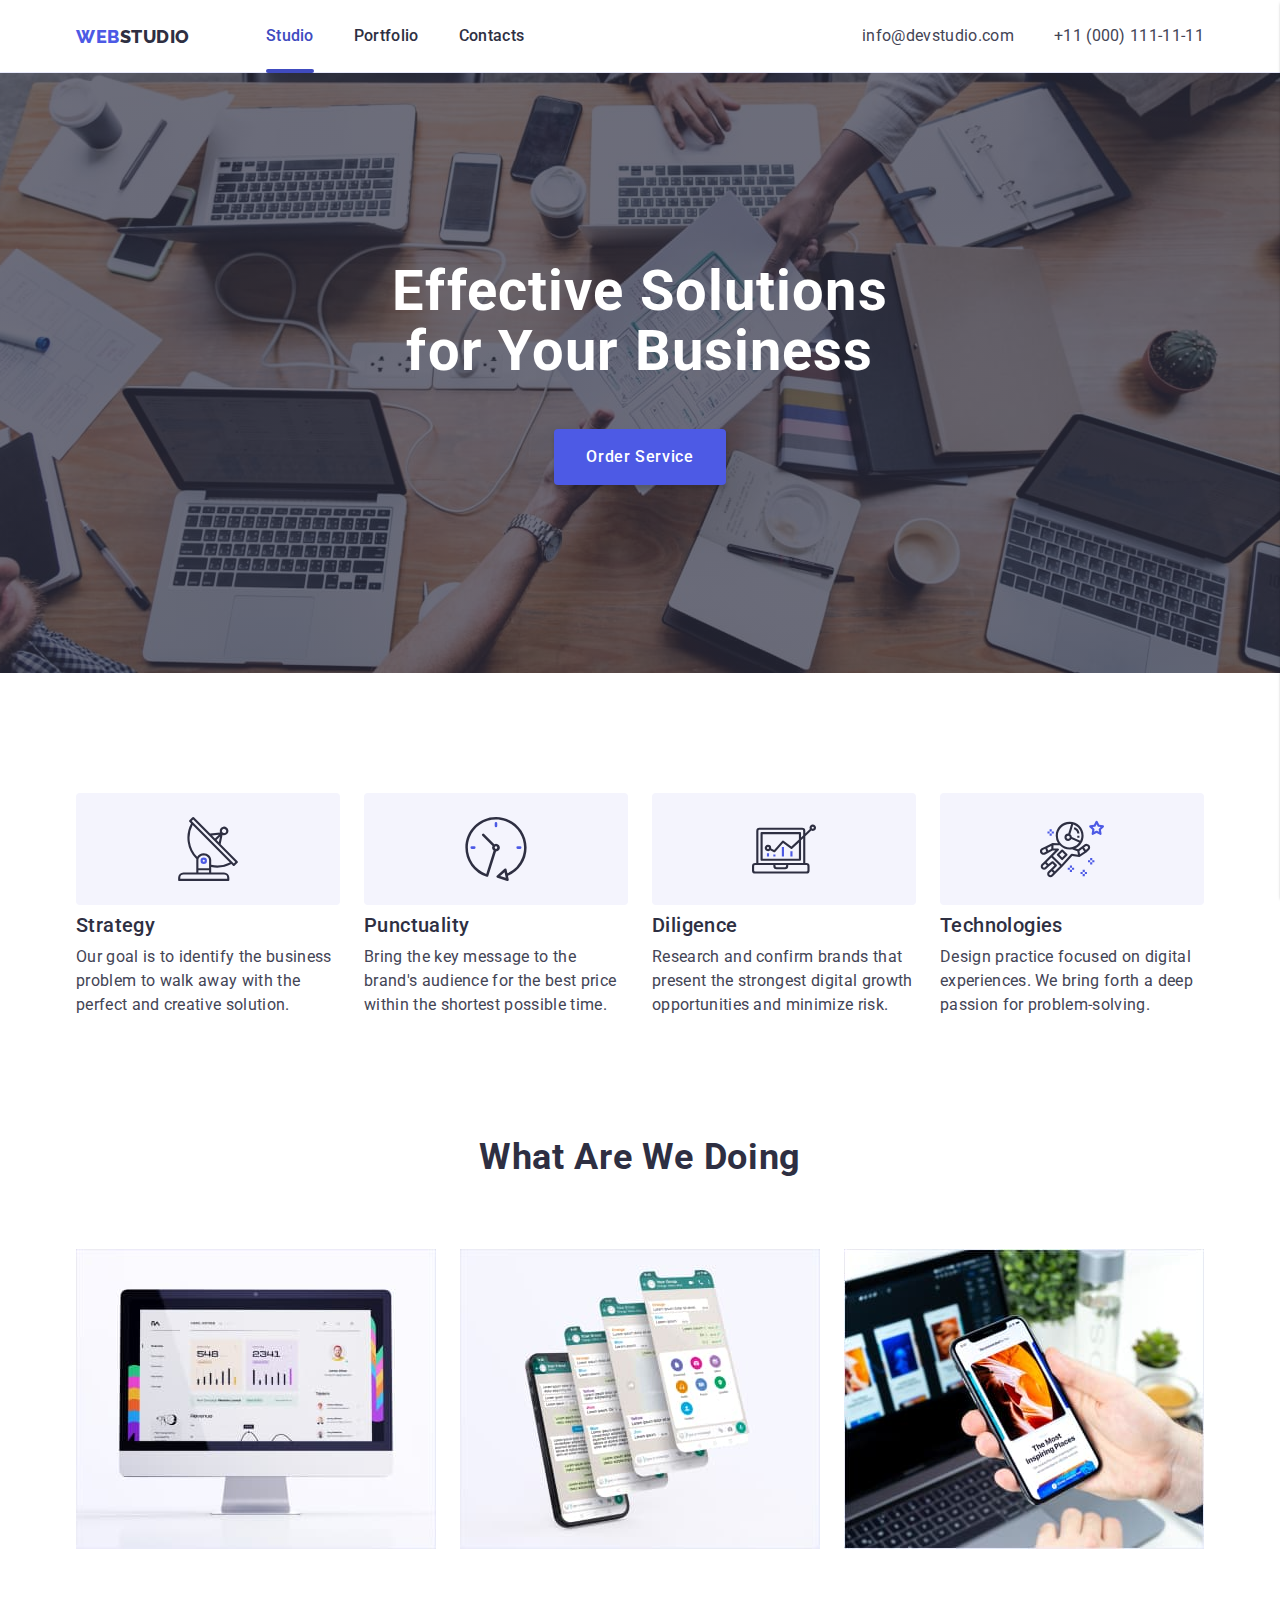
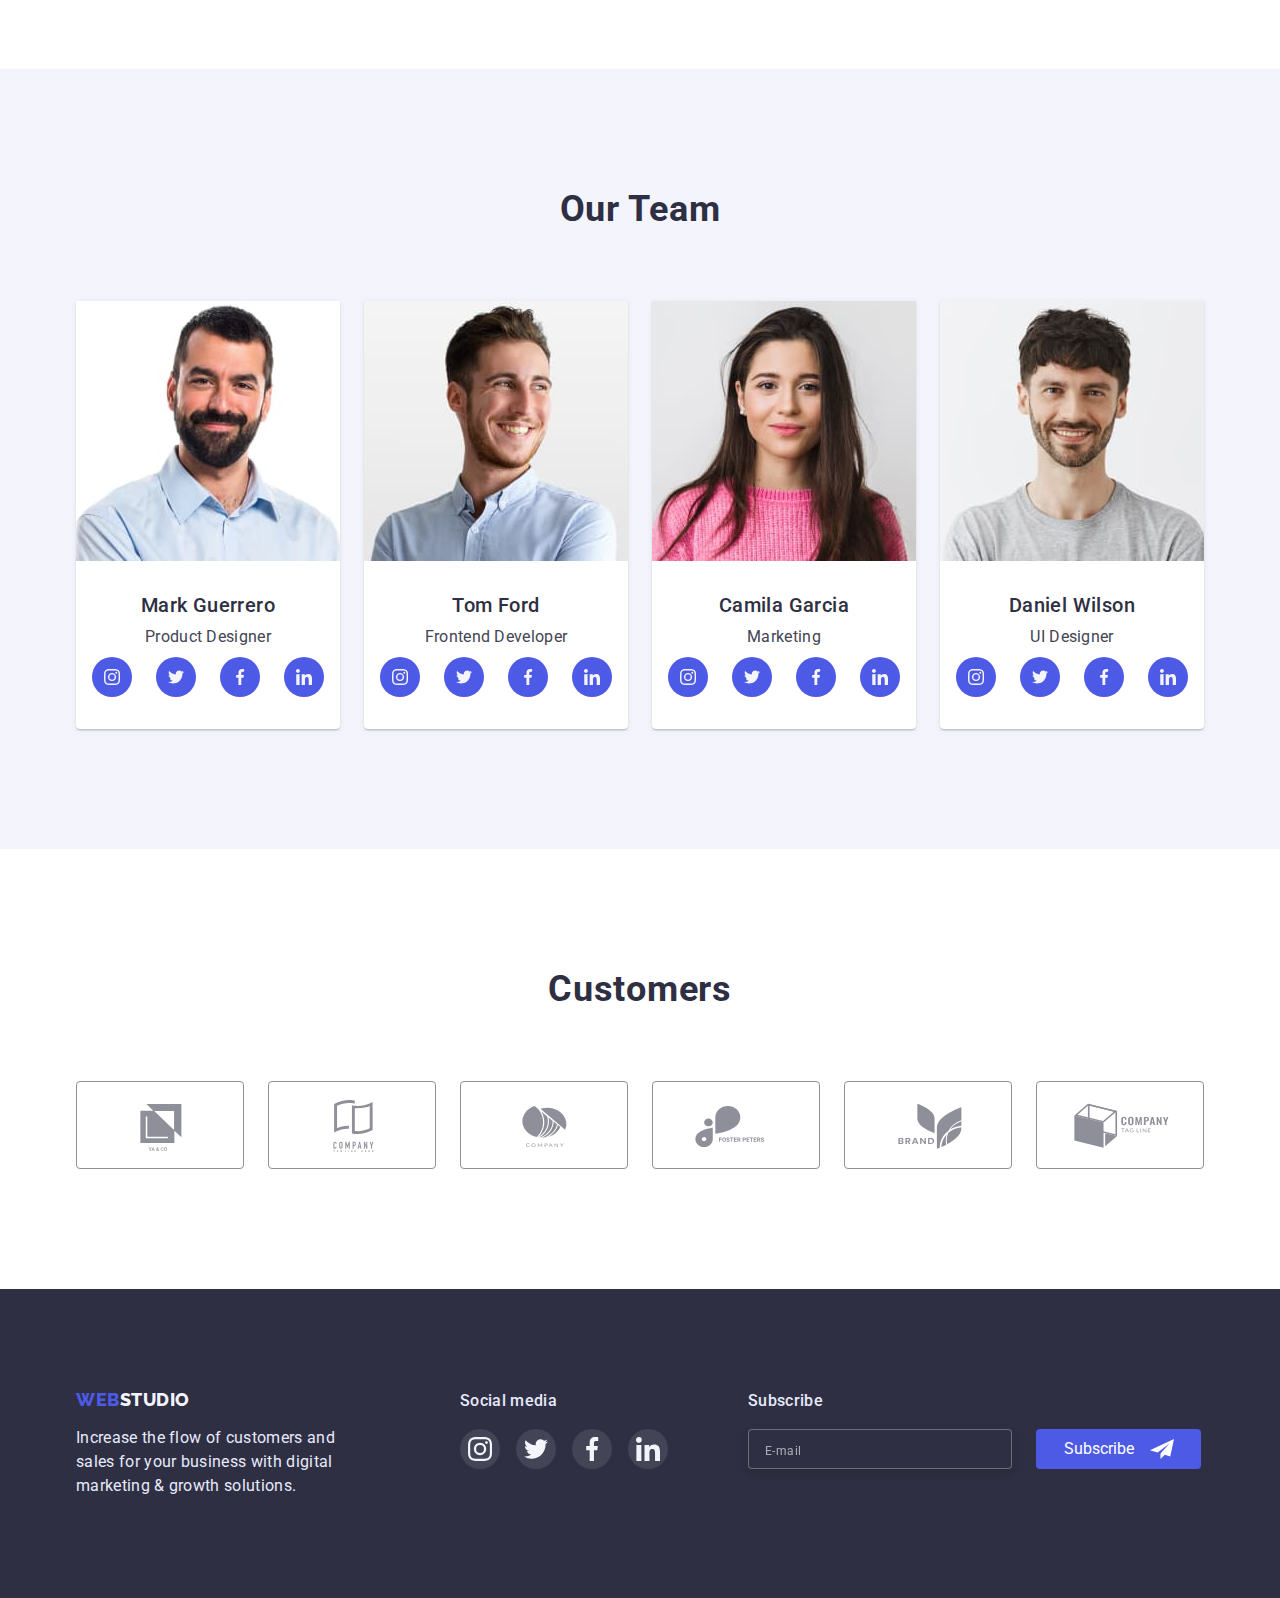
<file: index.html>
<!DOCTYPE html>
<html lang="en">
  <head>
    <meta charset="UTF-8" />
    <meta http-equiv="X-UA-Compatible" content="IE=edge" />
    <meta name="viewport" content="width=device-width, initial-scale=1.0" />
    <title>Studio</title>
    <link rel="preconnect" href="https://fonts.googleapis.com" />
    <link rel="preconnect" href="https://fonts.gstatic.com" crossorigin />
    <link
      href="https://fonts.googleapis.com/css2?family=Raleway:wght@800&family=Roboto:wght@400;500;700&display=swap"
      rel="stylesheet"
    />
    <link
      rel="stylesheet"
      href="https://cdnjs.cloudflare.com/ajax/libs/modern-normalize/1.1.0/modern-normalize.css"
      integrity="sha512-Y0MM+V6ymRKN2zStTqzQ227DWhhp4Mzdo6gnlRnuaNCbc+YN/ZH0sBCLTM4M0oSy9c9VKiCvd4Jk44aCLrNS5Q=="
      crossorigin="anonymous"
      referrerpolicy="no-referrer"
    />
    <link rel="stylesheet" href="./css/styles.css" />
    <link
      rel="stylesheet"
      href="./css/tablet.css"
      media="screen and (min-width: 768px)"
    />
    <link
      rel="stylesheet"
      href="./css/desktop.css"
      media="screen and (min-width: 1200px)"
    />
  </head>
  <body>
    <!-- Header -->
    <header class="header">
      <div class="container header-line">
        <nav class="nav-header">
          <div class="logo">
            <a class="logo-header" href="./index.html"
              ><span class="logo-brand">Web</span>Studio</a
            >
          </div>

          <!-- Button for open mobile menu -->
          <button
            class="mobile-menu-btn js-open-menu"
            aria-expanded="false"
            aria-controls="mobile-menu"
            type="button"
          >
            <svg class="mobile-menu-icon" width="32" height="22">
              <use href="./images/icons.svg#icon-mobile-menu-open"></use>
            </svg>
          </button>
          <!-- /Button for open mobile menu -->

          <ul class="nav-header-list">
            <li class="nav-header-item">
              <a class="nav-header-link current" href="./index.html">Studio</a>
            </li>
            <li class="nav-header-item">
              <a class="nav-header-link" href="./portfolio.html">Portfolio</a>
            </li>
            <li class="nav-header-item">
              <a class="nav-header-link" href="#">Contacts</a>
            </li>
          </ul>
        </nav>
        <address class="header-address">
          <ul class="header-address-list">
            <li class="header-address-item">
              <a class="header-address-link" href="mailto:info@devstudio.com"
                >info@devstudio.com</a
              >
            </li>
            <li class="header-address-item">
              <a class="header-address-link" href="tel:+110001111111"
                >+11 (000) 111-11-11</a
              >
            </li>
          </ul>
        </address>
      </div>
      <!-- Mobile menu -->
      <div class="mobile-menu js-menu-container" id="mobile-menu">
        <div class="container menu-container">
          <button class="mobile-menu-close js-close-menu" type="button">
            <svg width="8" height="8">
              <use href="./images/icons.svg#icon-close"></use>
            </svg>
          </button>
          <ul class="mobile-menu-list">
            <li class="mobile-menu-item">
              <a class="mobile-menu-link current" href="./index.html">Studio</a>
            </li>
            <li class="mobile-menu-item">
              <a class="mobile-menu-link" href="./portfolio.html">Portfolio</a>
            </li>
            <li class="mobile-menu-item">
              <a class="mobile-menu-link" href="#">Contacts</a>
            </li>
          </ul>
          <div class="mobile-menu-footer">
            <address class="mobile-menu-address">
              <ul class="mobile-menu-address-list">
                <li class="mobile-menu-address-item">
                  <a
                    class="mobile-menu-address-link-tel"
                    href="tel:+110001111111"
                    >+11 (000) 111-11-11</a
                  >
                </li>
                <li class="mobile-menu-address-item">
                  <a
                    class="mobile-menu-address-link-mail"
                    href="mailto:info@devstudio.com"
                    >info@devstudio.com</a
                  >
                </li>
              </ul>
            </address>
            <ul class="mobile-social-list">
              <li class="mobile-social-item">
                <a
                  href="https://www.instagram.com/"
                  class="mobile-social-link"
                  target="_blank"
                  rel="noopener noreferrer nofollow"
                >
                  <svg class="mobile-social-icon">
                    <use href="./images/icons.svg#icon-instagram"></use>
                  </svg>
                </a>
              </li>
              <li class="mobile-social-item">
                <a
                  href="https://twitter.com/"
                  class="mobile-social-link"
                  target="_blank"
                  rel="noopener noreferrer nofollow"
                >
                  <svg class="mobile-social-icon">
                    <use href="./images/icons.svg#icon-twitter"></use>
                  </svg>
                </a>
              </li>
              <li class="mobile-social-item">
                <a
                  href="https://www.facebook.com/"
                  class="mobile-social-link"
                  target="_blank"
                  rel="noopener noreferrer nofollow"
                >
                  <svg class="mobile-social-icon">
                    <use href="./images/icons.svg#icon-facebook"></use>
                  </svg>
                </a>
              </li>
              <li class="mobile-social-item">
                <a
                  href="https://www.linkedin.com/"
                  class="mobile-social-link"
                  target="_blank"
                  rel="noopener noreferrer nofollow"
                >
                  <svg class="mobile-social-icon">
                    <use href="./images/icons.svg#icon-linkedin"></use>
                  </svg>
                </a>
              </li>
            </ul>
          </div>
        </div>
      </div>
      <!-- /Mobile menu -->
    </header>
    <!-- Main -->
    <main>
      <section class="hero">
        <h1 class="hero-title">Effective Solutions for Your Business</h1>
        <button data-modal-open class="hero-button" type="button">
          Order Service
        </button>
      </section>
      <!-- Modal window -->
      <div class="backdrop is-hidden" data-modal>
        <div class="modal">
          <button class="modal-button-close" type="button" data-modal-close>
            <svg width="8" height="8">
              <use href="./images/icons.svg#icon-close"></use>
            </svg>
          </button>
          <p class="modal-title">
            Leave your contacts and we will call you back
          </p>
          <form class="modal-form" autocomplete="off">
            <div class="modal-form-field">
              <label class="modal-form-field-label" for="name">Name</label>
              <div class="pos">
                <input
                  type="text"
                  class="modal-form-field-input"
                  name="name"
                  id="name"
                />
                <svg class="modal-form-field-icon" width="18" height="24">
                  <use href="./images/icons.svg#icon-person"></use>
                </svg>
              </div>
            </div>
            <div class="modal-form-field">
              <label class="modal-form-field-label letspace" for="phone"
                >Phone</label
              >
              <div class="pos">
                <input
                  type="tel"
                  class="modal-form-field-input"
                  name="phone"
                  id="phone"
                />
                <svg class="modal-form-field-icon" width="18" height="24">
                  <use href="./images/icons.svg#icon-phone"></use>
                </svg>
              </div>
            </div>
            <div class="modal-form-field">
              <label class="modal-form-field-label letspace" for="email"
                >Email</label
              >
              <div class="pos">
                <input
                  type="email"
                  class="modal-form-field-input"
                  name="email"
                  id="email"
                />
                <svg class="modal-form-field-icon" width="18" height="24">
                  <use href="./images/icons.svg#icon-email"></use>
                </svg>
              </div>
            </div>
            <div class="modal-form-field">
              <label class="modal-form-field-label letspace" for="comment"
                >Comment</label
              >
              <textarea
                class="modal-form-field-input textarea"
                name="comment"
                id="comment"
                placeholder="Text input"
              ></textarea>
            </div>
            <div class="modal-form-check">
              <label class="modal-form-checkbox-label">
                <input
                  class="modal-form-chekbox-input visually-hidden"
                  type="checkbox"
                />
                <span class="check-box"></span>
                <span class="modal-form-chekbox-text"
                  >I accept the terms and conditions of the
                  <a href="#" class="checkbox-decor">Privacy Policy</a></span
                >
              </label>
            </div>
            <button type="submit" class="hero-button form-button">Send</button>
          </form>
        </div>
      </div>
      <!-- /Modal window -->
      <section class="features section">
        <div class="container">
          <h2 class="features-title visually-hidden">Features and benefits</h2>
          <ul class="features-list">
            <li class="features-item">
              <div class="features-item-icon">
                <svg class="features-icon">
                  <use href="./images/icons.svg#icon-antenna"></use>
                </svg>
              </div>
              <h3 class="features-list-title">Strategy</h3>
              <p class="features-list-text">
                Our goal is to identify the business problem to walk away with
                the perfect and creative solution.
              </p>
            </li>
            <li class="features-item">
              <div class="features-item-icon">
                <svg class="features-icon">
                  <use href="./images/icons.svg#icon-clock"></use>
                </svg>
              </div>
              <h3 class="features-list-title">Punctuality</h3>
              <p class="features-list-text">
                Bring the key message to the brand's audience for the best price
                within the shortest possible time.
              </p>
            </li>
            <li class="features-item">
              <div class="features-item-icon">
                <svg class="features-icon">
                  <use href="./images/icons.svg#icon-diagram"></use>
                </svg>
              </div>
              <h3 class="features-list-title">Diligence</h3>
              <p class="features-list-text">
                Research and confirm brands that present the strongest digital
                growth opportunities and minimize risk.
              </p>
            </li>
            <li class="features-item">
              <div class="features-item-icon">
                <svg class="features-icon">
                  <use href="./images/icons.svg#icon-astronaut"></use>
                </svg>
              </div>
              <h3 class="features-list-title">Technologies</h3>
              <p class="features-list-text">
                Design practice focused on digital experiences. We bring forth a
                deep passion for problem-solving.
              </p>
            </li>
          </ul>
        </div>
      </section>
      <section class="works section">
        <div class="container">
          <h2 class="works-title">What are we doing</h2>
          <ul class="works-list">
            <li class="works-item">
              <picture>
                <source
                  srcset="
                    ./images/monitor-1x.jpg 1x,
                    ./images/monitor-2x.jpg 2x
                  " />
                <img
                  class="works-img"
                  src="./images/monitor-1x.jpg"
                  alt="Computer Apple"
                  width="360"
                  height="300"
              /></picture>
            </li>
            <li class="works-item">
              <picture>
                <source
                  srcset="
                    ./images/smartfon-1x.jpg 1x,
                    ./images/smartfon-2x.jpg 2x
                  " />
                <img
                  class="works-img"
                  src="./images/smartfon-1x.jpg"
                  alt="iPhone"
                  width="360"
                  height="300"
              /></picture>
            </li>
            <li class="works-item">
              <picture>
                <source
                  srcset="
                    ./images/smartfon-in-hand-1x.jpg 1x,
                    ./images/smartfon-in-hand-2x.jpg 2x
                  " />
                <img
                  class="works-img"
                  src="./images/smartfon-in-hand-1x.jpg"
                  alt="iPhone in hand"
                  width="360"
                  height="300"
              /></picture>
            </li>
          </ul>
        </div>
      </section>
      <section class="team section">
        <div class="container">
          <h2 class="team-title">Our Team</h2>
          <ul class="team-list">
            <li class="team-item">
              <picture>
                <source
                  srcset="
                    ./images/markguerrero-1x.jpg 1x,
                    ./images/markguerrero-2x.jpg 2x
                  "
                />
                <img
                  class="team-img"
                  src="./images/markguerrero-1x.jpg"
                  alt="Mark Guerrero"
                  width="264"
                  height="260"
                />
              </picture>
              <div class="team-item-info">
                <h3 class="team-item-title">Mark Guerrero</h3>
                <p class="team-item-text">Product Designer</p>
                <ul class="team-social-list">
                  <li class="team-social-item">
                    <a
                      href="https://www.instagram.com/"
                      class="team-social-link"
                      target="_blank"
                      rel="noopener noreferrer nofollow"
                    >
                      <svg class="team-social-icon">
                        <use href="./images/icons.svg#icon-instagram"></use>
                      </svg>
                    </a>
                  </li>
                  <li class="team-social-item">
                    <a
                      href="https://twitter.com/"
                      class="team-social-link"
                      target="_blank"
                      rel="noopener noreferrer nofollow"
                    >
                      <svg class="team-social-icon">
                        <use href="./images/icons.svg#icon-twitter"></use>
                      </svg>
                    </a>
                  </li>
                  <li class="team-social-item">
                    <a
                      href="https://www.facebook.com/"
                      class="team-social-link"
                      target="_blank"
                      rel="noopener noreferrer nofollow"
                    >
                      <svg class="team-social-icon">
                        <use href="./images/icons.svg#icon-facebook"></use>
                      </svg>
                    </a>
                  </li>
                  <li class="team-social-item">
                    <a
                      href="https://www.linkedin.com/"
                      class="team-social-link"
                      target="_blank"
                      rel="noopener noreferrer nofollow"
                    >
                      <svg class="team-social-icon">
                        <use href="./images/icons.svg#icon-linkedin"></use>
                      </svg>
                    </a>
                  </li>
                </ul>
              </div>
            </li>
            <li class="team-item">
              <picture>
                <source
                  srcset="
                    ./images/tomford-1x.jpg 1x,
                    ./images/tomford-2x.jpg 2x
                  " />
                <img
                  class="team-img"
                  src="./images/tomford-1x.jpg"
                  alt="Tom Ford"
                  width="264"
                  height="260"
              /></picture>
              <div class="team-item-info">
                <h3 class="team-item-title">Tom Ford</h3>
                <p class="team-item-text">Frontend Developer</p>
                <ul class="team-social-list">
                  <li class="team-social-item">
                    <a
                      href="https://www.instagram.com/"
                      class="team-social-link"
                      target="_blank"
                      rel="noopener noreferrer nofollow"
                    >
                      <svg class="team-social-icon">
                        <use href="./images/icons.svg#icon-instagram"></use>
                      </svg>
                    </a>
                  </li>
                  <li class="team-social-item">
                    <a
                      href="https://twitter.com/"
                      class="team-social-link"
                      target="_blank"
                      rel="noopener noreferrer nofollow"
                    >
                      <svg class="team-social-icon">
                        <use href="./images/icons.svg#icon-twitter"></use>
                      </svg>
                    </a>
                  </li>
                  <li class="team-social-item">
                    <a
                      href="https://www.facebook.com/"
                      class="team-social-link"
                      target="_blank"
                      rel="noopener noreferrer nofollow"
                    >
                      <svg class="team-social-icon">
                        <use href="./images/icons.svg#icon-facebook"></use>
                      </svg>
                    </a>
                  </li>
                  <li class="team-social-item">
                    <a
                      href="https://www.linkedin.com/"
                      class="team-social-link"
                      target="_blank"
                      rel="noopener noreferrer nofollow"
                    >
                      <svg class="team-social-icon">
                        <use href="./images/icons.svg#icon-linkedin"></use>
                      </svg>
                    </a>
                  </li>
                </ul>
              </div>
            </li>
            <li class="team-item">
              <picture>
                <source
                  srcset="
                    ./images/camilagarcia-1x.jpg 1x,
                    ./images/camilagarcia-2x.jpg 2x
                  "
                />
                <img
                  class="team-img"
                  src="./images/camilagarcia-1x.jpg"
                  alt="Camila Garcia"
                  width="264"
                  height="260"
                />
              </picture>
              <div class="team-item-info">
                <h3 class="team-item-title">Camila Garcia</h3>
                <p class="team-item-text">Marketing</p>
                <ul class="team-social-list">
                  <li class="team-social-item">
                    <a
                      href="https://www.instagram.com/"
                      class="team-social-link"
                      target="_blank"
                      rel="noopener noreferrer nofollow"
                    >
                      <svg class="team-social-icon">
                        <use href="./images/icons.svg#icon-instagram"></use>
                      </svg>
                    </a>
                  </li>
                  <li class="team-social-item">
                    <a
                      href="https://twitter.com/"
                      class="team-social-link"
                      target="_blank"
                      rel="noopener noreferrer nofollow"
                    >
                      <svg class="team-social-icon">
                        <use href="./images/icons.svg#icon-twitter"></use>
                      </svg>
                    </a>
                  </li>
                  <li class="team-social-item">
                    <a
                      href="https://www.facebook.com/"
                      class="team-social-link"
                      target="_blank"
                      rel="noopener noreferrer nofollow"
                    >
                      <svg class="team-social-icon">
                        <use href="./images/icons.svg#icon-facebook"></use>
                      </svg>
                    </a>
                  </li>
                  <li class="team-social-item">
                    <a
                      href="https://www.linkedin.com/"
                      class="team-social-link"
                      target="_blank"
                      rel="noopener noreferrer nofollow"
                    >
                      <svg class="team-social-icon">
                        <use href="./images/icons.svg#icon-linkedin"></use>
                      </svg>
                    </a>
                  </li>
                </ul>
              </div>
            </li>
            <li class="team-item">
              <picture>
                <source
                  srcset="
                    ./images/danielwilson-1x.jpg 1x,
                    ./images/danielwilson-2x.jpg 2x
                  "
                />
                <img
                  class="team-img"
                  src="./images/danielwilson-1x.jpg"
                  alt="Daniel Wilson"
                  width="264"
                  height="260"
                />
              </picture>
              <div class="team-item-info">
                <h3 class="team-item-title">Daniel Wilson</h3>
                <p class="team-item-text">UI Designer</p>
                <ul class="team-social-list">
                  <li class="team-social-item">
                    <a
                      href="https://www.instagram.com/"
                      class="team-social-link"
                      target="_blank"
                      rel="noopener noreferrer nofollow"
                    >
                      <svg class="team-social-icon">
                        <use href="./images/icons.svg#icon-instagram"></use>
                      </svg>
                    </a>
                  </li>
                  <li class="team-social-item">
                    <a
                      href="https://twitter.com/"
                      class="team-social-link"
                      target="_blank"
                      rel="noopener noreferrer nofollow"
                    >
                      <svg class="team-social-icon">
                        <use href="./images/icons.svg#icon-twitter"></use>
                      </svg>
                    </a>
                  </li>
                  <li class="team-social-item">
                    <a
                      href="https://www.facebook.com/"
                      class="team-social-link"
                      target="_blank"
                      rel="noopener noreferrer nofollow"
                    >
                      <svg class="team-social-icon">
                        <use href="./images/icons.svg#icon-facebook"></use>
                      </svg>
                    </a>
                  </li>
                  <li class="team-social-item">
                    <a
                      href="https://www.linkedin.com/"
                      class="team-social-link"
                      target="_blank"
                      rel="noopener noreferrer nofollow"
                    >
                      <svg class="team-social-icon">
                        <use href="./images/icons.svg#icon-linkedin"></use>
                      </svg>
                    </a>
                  </li>
                </ul>
              </div>
            </li>
          </ul>
        </div>
      </section>
      <section class="customers section">
        <div class="container">
          <h2 class="customers-title">Customers</h2>
          <ul class="customers-list">
            <li class="customers-item">
              <a
                href="#"
                class="customers-link"
                target="_blank"
                rel="noopener noreferrer nofollow"
                ><svg class="customers-icon">
                  <use href="./images/icons.svg#icon-jaco"></use>
                </svg>
              </a>
            </li>
            <li class="customers-item">
              <a
                href="#"
                class="customers-link"
                target="_blank"
                rel="noopener noreferrer nofollow"
                ><svg class="customers-icon">
                  <use href="./images/icons.svg#icon-tagline-here"></use>
                </svg>
              </a>
            </li>
            <li class="customers-item">
              <a
                href="#"
                class="customers-link"
                target="_blank"
                rel="noopener noreferrer nofollow"
                ><svg class="customers-icon">
                  <use href="./images/icons.svg#icon-company"></use>
                </svg>
              </a>
            </li>
            <li class="customers-item">
              <a
                href="#"
                class="customers-link"
                target="_blank"
                rel="noopener noreferrer nofollow"
                ><svg class="customers-icon">
                  <use href="./images/icons.svg#icon-foster-peters"></use>
                </svg>
              </a>
            </li>
            <li class="customers-item">
              <a
                href="#"
                class="customers-link"
                target="_blank"
                rel="noopener noreferrer nofollow"
                ><svg class="customers-icon">
                  <use href="./images/icons.svg#icon-brand"></use>
                </svg>
              </a>
            </li>
            <li class="customers-item">
              <a
                href="#"
                class="customers-link"
                target="_blank"
                rel="noopener noreferrer nofollow"
                ><svg class="customers-icon">
                  <use href="./images/icons.svg#icon-company-tagline"></use>
                </svg>
              </a>
            </li>
          </ul>
        </div>
      </section>
    </main>
    <!-- Footer -->
    <footer class="footer section">
      <div class="container footer-line">
        <div class="footer-info-wrap">
          <div class="footer-info">
            <a class="logo-footer" href="./index.html"
              ><span class="logo-brand">Web</span>Studio</a
            >
            <p class="footer-text">
              Increase the flow of customers and sales for your business with
              digital marketing & growth solutions.
            </p>
          </div>
          <div class="footer-social">
            <h2 class="footer-social-title">Social media</h2>
            <ul class="footer-social-list">
              <li class="footer-social-item">
                <a
                  href="https://www.instagram.com/"
                  class="footer-social-link"
                  target="_blank"
                  rel="noopener noreferrer nofollow"
                >
                  <svg class="footer-social-icon">
                    <use href="./images/icons.svg#icon-instagram"></use>
                  </svg>
                </a>
              </li>
              <li class="footer-social-item">
                <a
                  href="https://twitter.com/"
                  class="footer-social-link"
                  target="_blank"
                  rel="noopener noreferrer nofollow"
                >
                  <svg class="footer-social-icon">
                    <use href="./images/icons.svg#icon-twitter"></use>
                  </svg>
                </a>
              </li>
              <li class="footer-social-item">
                <a
                  href="https://www.facebook.com/"
                  class="footer-social-link"
                  target="_blank"
                  rel="noopener noreferrer nofollow"
                >
                  <svg class="footer-social-icon">
                    <use href="./images/icons.svg#icon-facebook"></use>
                  </svg>
                </a>
              </li>
              <li class="footer-social-item">
                <a
                  href="https://www.linkedin.com/"
                  class="footer-social-link"
                  target="_blank"
                  rel="noopener noreferrer nofollow"
                >
                  <svg class="footer-social-icon">
                    <use href="./images/icons.svg#icon-linkedin"></use>
                  </svg>
                </a>
              </li>
            </ul>
          </div>
        </div>
        <div class="footer-subscribe">
          <h3 class="footer-subscribe-title">Subscribe</h3>
          <form class="footer-subscribe-form">
            <input
              type="text"
              class="footer-subscribe-input"
              placeholder="E-mail"
            />
            <button type="submit" class="footer-subscribe-btn">
              Subscribe
              <svg class="footer-subscribe-icon" width="24" height="24">
                <use href="./images/icons.svg#icon-telegram"></use>
              </svg>
            </button>
          </form>
        </div>
      </div>
    </footer>
    <script src="./js/mobile-menu.js"></script>
    <script src="./js/modal.js"></script>
  </body>
</html>
</file>
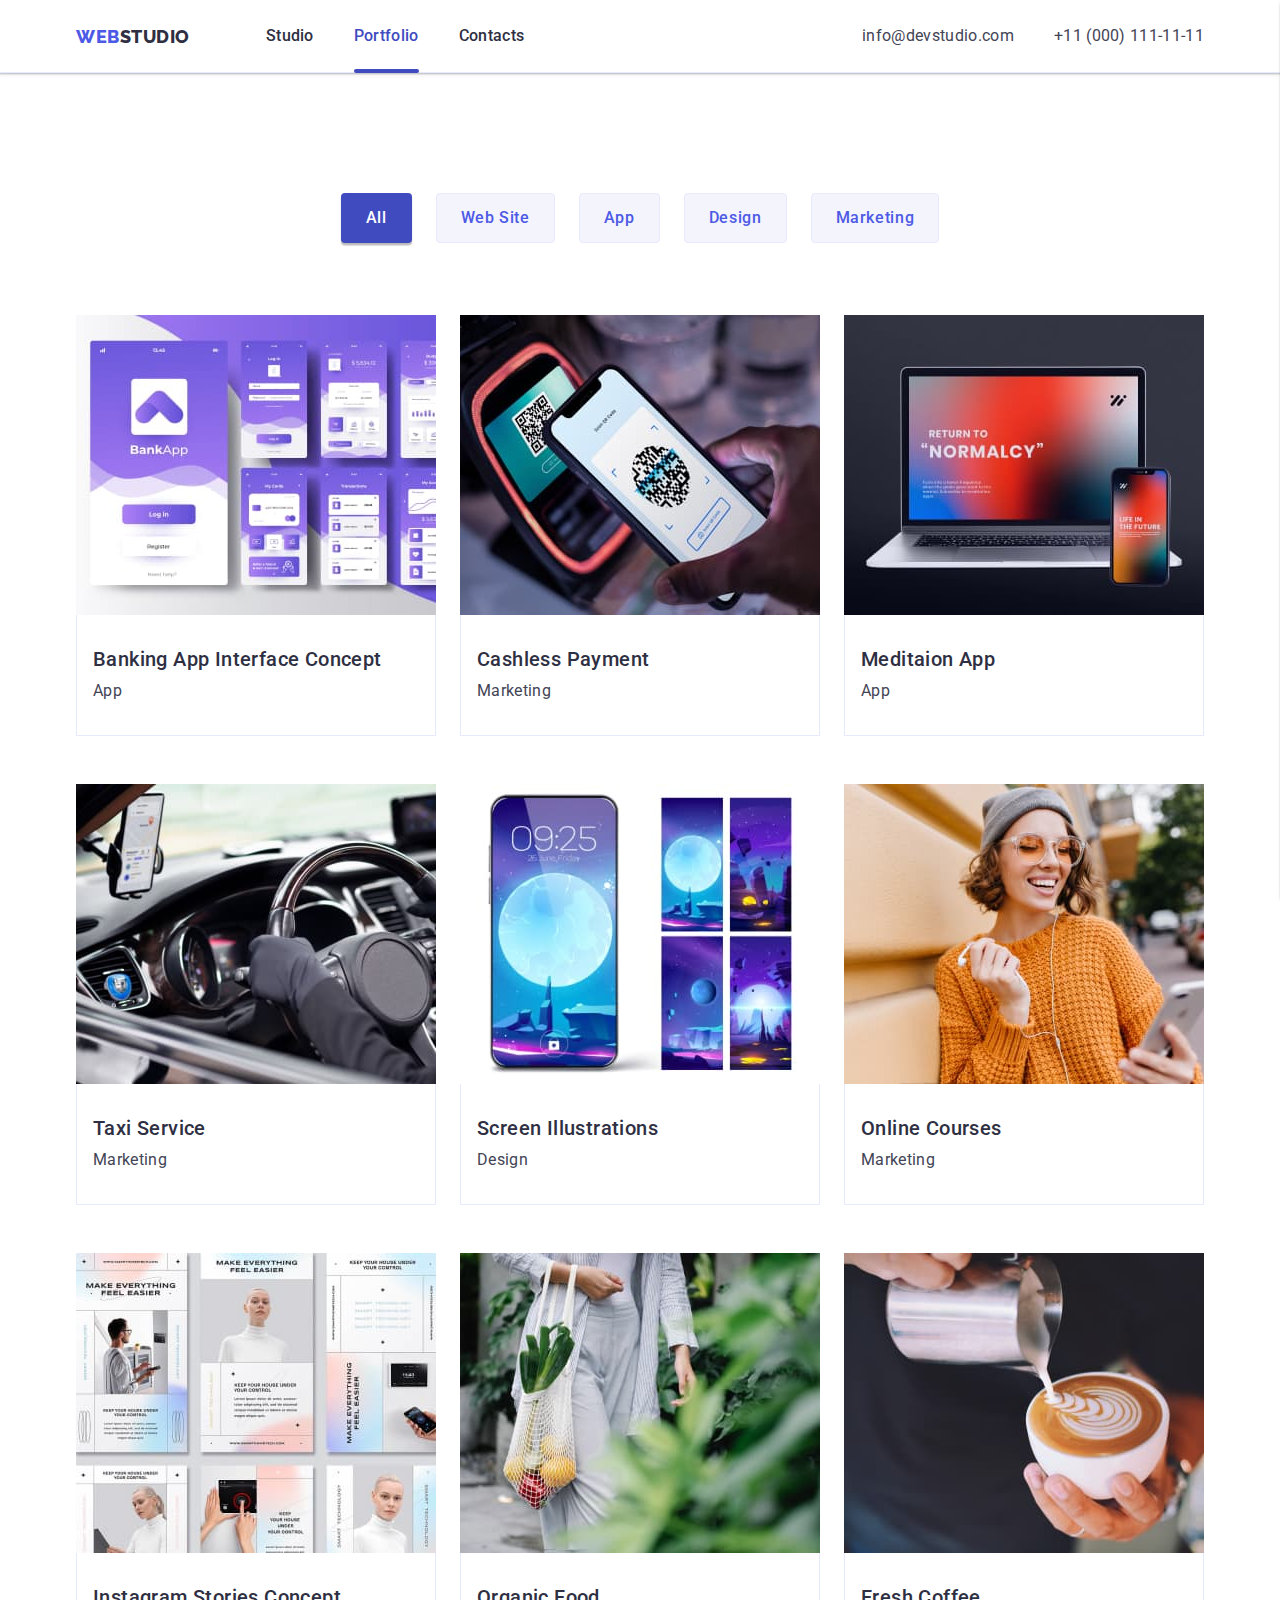
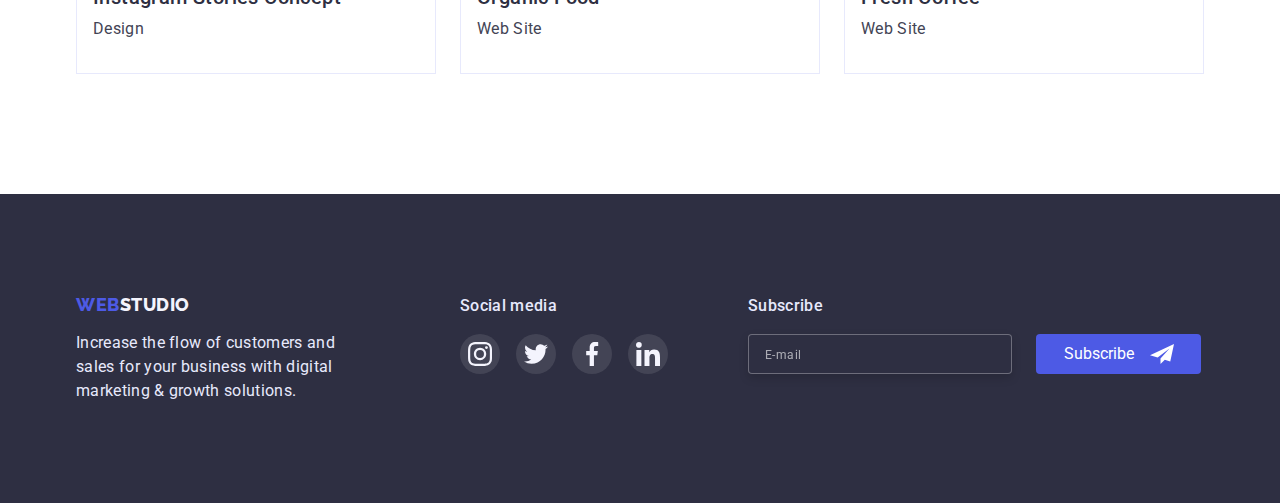
<file: portfolio.html>
<!DOCTYPE html>
<html lang="en">
  <head>
    <meta charset="UTF-8" />
    <meta http-equiv="X-UA-Compatible" content="IE=edge" />
    <meta name="viewport" content="width=device-width, initial-scale=1.0" />
    <title>Portfolio</title>
    <link rel="preconnect" href="https://fonts.googleapis.com" />
    <link rel="preconnect" href="https://fonts.gstatic.com" crossorigin />
    <link
      href="https://fonts.googleapis.com/css2?family=Raleway:wght@800&family=Roboto:wght@400;500;700&display=swap"
      rel="stylesheet"
    />
    <link
      rel="stylesheet"
      href="https://cdnjs.cloudflare.com/ajax/libs/modern-normalize/1.1.0/modern-normalize.css"
      integrity="sha512-Y0MM+V6ymRKN2zStTqzQ227DWhhp4Mzdo6gnlRnuaNCbc+YN/ZH0sBCLTM4M0oSy9c9VKiCvd4Jk44aCLrNS5Q=="
      crossorigin="anonymous"
      referrerpolicy="no-referrer"
    />
    <link rel="stylesheet" href="./css/styles.css" />
    <link
      rel="stylesheet"
      href="./css/tablet.css"
      media="screen and (min-width: 768px)"
    />
    <link
      rel="stylesheet"
      href="./css/desktop.css"
      media="screen and (min-width: 1200px)"
    />
  </head>
  <body>
    <!-- Header -->
    <header class="header">
      <div class="container header-line">
        <nav class="nav-header">
          <div class="logo">
            <a class="logo-header" href="./index.html"
              ><span class="logo-brand">Web</span>Studio</a
            >
          </div>

          <!-- Button for open mobile menu -->
          <button
            class="mobile-menu-btn js-open-menu"
            aria-expanded="false"
            aria-controls="mobile-menu"
            type="button"
          >
            <svg class="mobile-menu-icon" width="32" height="22">
              <use href="./images/icons.svg#icon-mobile-menu-open"></use>
            </svg>
          </button>
          <!-- /Button for open mobile menu -->

          <ul class="nav-header-list">
            <li class="nav-header-item">
              <a class="nav-header-link" href="./index.html">Studio</a>
            </li>
            <li class="nav-header-item">
              <a class="nav-header-link current" href="./portfolio.html"
                >Portfolio</a
              >
            </li>
            <li class="nav-header-item">
              <a class="nav-header-link" href="#">Contacts</a>
            </li>
          </ul>
        </nav>
        <address class="header-address">
          <ul class="header-address-list">
            <li class="header-address-item">
              <a class="header-address-link" href="mailto:info@devstudio.com"
                >info@devstudio.com</a
              >
            </li>
            <li class="header-address-item">
              <a class="header-address-link" href="tel:+110001111111"
                >+11 (000) 111-11-11</a
              >
            </li>
          </ul>
        </address>
      </div>
      <!-- Mobile menu -->
      <div class="mobile-menu js-menu-container" id="mobile-menu">
        <div class="container menu-container">
          <button class="mobile-menu-close js-close-menu" type="button">
            <svg width="8" height="8">
              <use href="./images/icons.svg#icon-close"></use>
            </svg>
          </button>
          <ul class="mobile-menu-list">
            <li class="mobile-menu-item">
              <a class="mobile-menu-link" href="./index.html">Studio</a>
            </li>
            <li class="mobile-menu-item">
              <a class="mobile-menu-link current" href="./portfolio.html"
                >Portfolio</a
              >
            </li>
            <li class="mobile-menu-item">
              <a class="mobile-menu-link" href="#">Contacts</a>
            </li>
          </ul>
          <div class="mobile-menu-footer">
            <address class="mobile-menu-address">
              <ul class="mobile-menu-address-list">
                <li class="mobile-menu-address-item">
                  <a
                    class="mobile-menu-address-link-tel"
                    href="tel:+110001111111"
                    >+11 (000) 111-11-11</a
                  >
                </li>
                <li class="mobile-menu-address-item">
                  <a
                    class="mobile-menu-address-link-mail"
                    href="mailto:info@devstudio.com"
                    >info@devstudio.com</a
                  >
                </li>
              </ul>
            </address>
            <ul class="mobile-social-list">
              <li class="mobile-social-item">
                <a
                  href="https://www.instagram.com/"
                  class="mobile-social-link"
                  target="_blank"
                  rel="noopener noreferrer nofollow"
                >
                  <svg class="mobile-social-icon">
                    <use href="./images/icons.svg#icon-instagram"></use>
                  </svg>
                </a>
              </li>
              <li class="mobile-social-item">
                <a
                  href="https://twitter.com/"
                  class="mobile-social-link"
                  target="_blank"
                  rel="noopener noreferrer nofollow"
                >
                  <svg class="mobile-social-icon">
                    <use href="./images/icons.svg#icon-twitter"></use>
                  </svg>
                </a>
              </li>
              <li class="mobile-social-item">
                <a
                  href="https://www.facebook.com/"
                  class="mobile-social-link"
                  target="_blank"
                  rel="noopener noreferrer nofollow"
                >
                  <svg class="mobile-social-icon">
                    <use href="./images/icons.svg#icon-facebook"></use>
                  </svg>
                </a>
              </li>
              <li class="mobile-social-item">
                <a
                  href="https://www.linkedin.com/"
                  class="mobile-social-link"
                  target="_blank"
                  rel="noopener noreferrer nofollow"
                >
                  <svg class="mobile-social-icon">
                    <use href="./images/icons.svg#icon-linkedin"></use>
                  </svg>
                </a>
              </li>
            </ul>
          </div>
        </div>
      </div>
      <!-- /Mobile menu -->
    </header>
    <!-- Main -->
    <main>
      <section class="portfolio section">
        <div class="container">
          <h1 class="visually-hidden">Portfolio</h1>
          <ul class="portfolio-btn-list">
            <li class="portfolio-btn-item">
              <button class="portfolio-btn actual" type="button">All</button>
            </li>
            <li class="portfolio-btn-item">
              <button class="portfolio-btn" type="button">Web Site</button>
            </li>
            <li class="portfolio-btn-item">
              <button class="portfolio-btn" type="button">App</button>
            </li>
            <li class="portfolio-btn-item">
              <button class="portfolio-btn" type="button">Design</button>
            </li>
            <li class="portfolio-btn-item">
              <button class="portfolio-btn" type="button">Marketing</button>
            </li>
          </ul>
          <ul class="portfolio-list">
            <li class="portfolio-item">
              <a href="#" class="portfolio-link">
                <div class="portfolio-overlay-wrapper">
                  <picture>
                    <source
                      srcset="
                        ./images/banking-interface-1x.jpg 1x,
                        ./images/banking-interface-2x.jpg 2x
                      "
                    />
                    <img
                      class="portfolio-img"
                      src="./images/banking-interface-1x.jpg"
                      alt="Banking App Interface Concept"
                      width="360"
                      height="300"
                    />
                  </picture>
                  <p class="portfolio-overlay-slide">
                    14 Stylish and User-Friendly App Design Concepts · Task
                    Manager App · Calorie Tracker App · Exotic Fruit Ecommerce
                    App · Cloud Storage App
                  </p>
                </div>
                <div class="decor-bottom">
                  <h2 class="portfolio-title">Banking App Interface Concept</h2>
                  <p class="portfolio-text">App</p>
                </div>
              </a>
            </li>
            <li class="portfolio-item">
              <a href="#" class="portfolio-link">
                <div class="portfolio-overlay-wrapper">
                  <picture>
                    <source
                      srcset="
                        ./images/cashless-payment-1x.jpg 1x,
                        ./images/cashless-payment-2x.jpg 2x
                      "
                    />
                    <img
                      class="portfolio-img"
                      src="./images/cashless-payment-1x.jpg"
                      alt="Cashless Payment"
                      width="360"
                      height="300"
                    />
                  </picture>
                  <p class="portfolio-overlay-slide">
                    14 Stylish and User-Friendly App Design Concepts · Task
                    Manager App · Calorie Tracker App · Exotic Fruit Ecommerce
                    App · Cloud Storage App
                  </p>
                </div>
                <div class="decor-bottom">
                  <h2 class="portfolio-title">Cashless Payment</h2>
                  <p class="portfolio-text">Marketing</p>
                </div>
              </a>
            </li>
            <li class="portfolio-item">
              <a href="#" class="portfolio-link">
                <div class="portfolio-overlay-wrapper">
                  <picture>
                    <source
                      srcset="
                        ./images/meditaion-app-1x.jpg 1x,
                        ./images/meditaion-app-2x.jpg 2x
                      " />
                    <img
                      class="portfolio-img"
                      src="./images/meditaion-app-1x.jpg"
                      alt="Meditaion App"
                      width="360"
                      height="300"
                  /></picture>
                  <p class="portfolio-overlay-slide">
                    14 Stylish and User-Friendly App Design Concepts · Task
                    Manager App · Calorie Tracker App · Exotic Fruit Ecommerce
                    App · Cloud Storage App
                  </p>
                </div>
                <div class="decor-bottom">
                  <h2 class="portfolio-title">Meditaion App</h2>
                  <p class="portfolio-text">App</p>
                </div>
              </a>
            </li>
            <li class="portfolio-item">
              <a href="#" class="portfolio-link">
                <div class="portfolio-overlay-wrapper">
                  <picture>
                    <source
                      srcset="
                        ./images/taxi-service-1x.jpg 1x,
                        ./images/taxi-service-2x.jpg 2x
                      " />
                    <img
                      class="portfolio-img"
                      src="./images/taxi-service-1x.jpg"
                      alt="Taxi Service"
                      width="360"
                      height="300"
                  /></picture>
                  <p class="portfolio-overlay-slide">
                    14 Stylish and User-Friendly App Design Concepts · Task
                    Manager App · Calorie Tracker App · Exotic Fruit Ecommerce
                    App · Cloud Storage App
                  </p>
                </div>
                <div class="decor-bottom">
                  <h2 class="portfolio-title">Taxi Service</h2>
                  <p class="portfolio-text">Marketing</p>
                </div>
              </a>
            </li>
            <li class="portfolio-item">
              <a href="#" class="portfolio-link">
                <div class="portfolio-overlay-wrapper">
                  <picture>
                    <source
                      srcset="
                        ./images/screen-illustrations-1x.jpg 1x,
                        ./images/screen-illustrations-2x.jpg 2x
                      " />
                    <img
                      class="portfolio-img"
                      src="./images/screen-illustrations-1x.jpg"
                      alt="Screen Illustrations"
                      width="360"
                      height="300"
                  /></picture>
                  <p class="portfolio-overlay-slide">
                    14 Stylish and User-Friendly App Design Concepts · Task
                    Manager App · Calorie Tracker App · Exotic Fruit Ecommerce
                    App · Cloud Storage App
                  </p>
                </div>
                <div class="decor-bottom">
                  <h2 class="portfolio-title">Screen Illustrations</h2>
                  <p class="portfolio-text">Design</p>
                </div>
              </a>
            </li>
            <li class="portfolio-item">
              <a href="#" class="portfolio-link">
                <div class="portfolio-overlay-wrapper">
                  <picture>
                    <source
                      srcset="
                        ./images/online-courses-1x.jpg 1x,
                        ./images/online-courses-2x.jpg 2x
                      " />
                    <img
                      class="portfolio-img"
                      src="./images/online-courses-1x.jpg"
                      alt="Online Courses"
                      width="360"
                      height="300"
                  /></picture>
                  <p class="portfolio-overlay-slide">
                    14 Stylish and User-Friendly App Design Concepts · Task
                    Manager App · Calorie Tracker App · Exotic Fruit Ecommerce
                    App · Cloud Storage App
                  </p>
                </div>
                <div class="decor-bottom">
                  <h2 class="portfolio-title">Online Courses</h2>
                  <p class="portfolio-text">Marketing</p>
                </div>
              </a>
            </li>
            <li class="portfolio-item">
              <a href="#" class="portfolio-link">
                <div class="portfolio-overlay-wrapper">
                  <picture>
                    <source
                      srcset="
                        ./images/instagram-stories-1x.jpg 1x,
                        ./images/instagram-stories-2x.jpg 2x
                      " />
                    <img
                      class="portfolio-img"
                      src="./images/instagram-stories-1x.jpg"
                      alt="Instagram Stories Concept"
                      width="360"
                      height="300"
                  /></picture>
                  <p class="portfolio-overlay-slide">
                    14 Stylish and User-Friendly App Design Concepts · Task
                    Manager App · Calorie Tracker App · Exotic Fruit Ecommerce
                    App · Cloud Storage App
                  </p>
                </div>
                <div class="decor-bottom">
                  <h2 class="portfolio-title">Instagram Stories Concept</h2>
                  <p class="portfolio-text">Design</p>
                </div>
              </a>
            </li>
            <li class="portfolio-item">
              <a href="#" class="portfolio-link">
                <div class="portfolio-overlay-wrapper">
                  <picture>
                    <source
                      srcset="
                        ./images/organic-food-1x.jpg 1x,
                        ./images/organic-food-2x.jpg 2x
                      " />
                    <img
                      class="portfolio-img"
                      src="./images/organic-food-1x.jpg"
                      alt="Organic Food"
                      width="360"
                      height="300"
                  /></picture>
                  <p class="portfolio-overlay-slide">
                    14 Stylish and User-Friendly App Design Concepts · Task
                    Manager App · Calorie Tracker App · Exotic Fruit Ecommerce
                    App · Cloud Storage App
                  </p>
                </div>
                <div class="decor-bottom">
                  <h2 class="portfolio-title">Organic Food</h2>
                  <p class="portfolio-text">Web Site</p>
                </div>
              </a>
            </li>
            <li class="portfolio-item">
              <a href="#" class="portfolio-link">
                <div class="portfolio-overlay-wrapper">
                  <picture>
                    <source
                      srcset="
                        ./images/fresh-coffee-1x.jpg 1x,
                        ./images/fresh-coffee-2x.jpg 2x
                      " />
                    <img
                      class="portfolio-img"
                      src="./images/fresh-coffee-1x.jpg"
                      alt="Fresh Coffee"
                      width="360"
                      height="300"
                  /></picture>
                  <p class="portfolio-overlay-slide">
                    14 Stylish and User-Friendly App Design Concepts · Task
                    Manager App · Calorie Tracker App · Exotic Fruit Ecommerce
                    mobile-menu-close App · Cloud Storage App
                  </p>
                </div>
                <div class="decor-bottom">
                  <h2 class="portfolio-title">Fresh Coffee</h2>
                  <p class="portfolio-text">Web Site</p>
                </div>
              </a>
            </li>
          </ul>
        </div>
      </section>
    </main>
    <!-- Footer -->
    <footer class="footer section">
      <div class="container footer-line">
        <div class="footer-info-wrap">
          <div class="footer-info">
            <a class="logo-footer" href="./index.html"
              ><span class="logo-brand">Web</span>Studio</a
            >
            <p class="footer-text">
              Increase the flow of customers and sales for your business with
              digital marketing & growth solutions.
            </p>
          </div>
          <div class="footer-social">
            <h2 class="footer-social-title">Social media</h2>
            <ul class="footer-social-list">
              <li class="footer-social-item">
                <a
                  href="https://www.instagram.com/"
                  class="footer-social-link"
                  target="_blank"
                  rel="noopener noreferrer nofollow"
                >
                  <svg class="footer-social-icon">
                    <use href="./images/icons.svg#icon-instagram"></use>
                  </svg>
                </a>
              </li>
              <li class="footer-social-item">
                <a
                  href="https://twitter.com/"
                  class="footer-social-link"
                  target="_blank"
                  rel="noopener noreferrer nofollow"
                >
                  <svg class="footer-social-icon">
                    <use href="./images/icons.svg#icon-twitter"></use>
                  </svg>
                </a>
              </li>
              <li class="footer-social-item">
                <a
                  href="https://www.facebook.com/"
                  class="footer-social-link"
                  target="_blank"
                  rel="noopener noreferrer nofollow"
                >
                  <svg class="footer-social-icon">
                    <use href="./images/icons.svg#icon-facebook"></use>
                  </svg>
                </a>
              </li>
              <li class="footer-social-item">
                <a
                  href="https://www.linkedin.com/"
                  class="footer-social-link"
                  target="_blank"
                  rel="noopener noreferrer nofollow"
                >
                  <svg class="footer-social-icon">
                    <use href="./images/icons.svg#icon-linkedin"></use>
                  </svg>
                </a>
              </li>
            </ul>
          </div>
        </div>
        <div class="footer-subscribe">
          <h3 class="footer-subscribe-title">Subscribe</h3>
          <form class="footer-subscribe-form">
            <input
              type="text"
              class="footer-subscribe-input"
              placeholder="E-mail"
            />
            <button type="submit" class="footer-subscribe-btn">
              Subscribe
              <svg class="footer-subscribe-icon" width="24" height="24">
                <use href="./images/icons.svg#icon-telegram"></use>
              </svg>
            </button>
          </form>
        </div>
      </div>
    </footer>
    <script src="./js/mobile-menu.js"></script>
    <script src="./js/modal.js"></script>
  </body>
</html>
</file>
<file: css/styles.css>
:root {
    --body-text: #434455;
    --color-main-bg: #fff;
    --color-hero-title: #fff;
    --color-button: #FFF;
    --primary-brand: #4D5AE5;
    --color-title: #2E2F42;
    --pressed-state: #404BBF;
    --hero-background: #2E2F42;
    --footer-background: #2E2F42;
    --color-section-bg: #F4F4FD;
    --color-footer-logo: #F4F4FD;
    --color-footer-text: #E7E9FC;
    --border-decor: #E7E9FC;
    --hero-gradient: linear-gradient(rgba(46, 47, 66, 0.7), rgba(46, 47, 66, 0.7));
    --color-customers: #8E8F99;
    --portfolio-gradient: 0px 1px 6px rgba(46, 47, 66, 0.08), 0px 1px 1px rgba(46, 47, 66, 0.16), 0px 2px 1px rgba(46, 47, 66, 0.08);
    --portfolio-btn-gradient: 0px 3px 1px rgba(0, 0, 0, 0.1),
        0px 2px 1px rgba(0, 0, 0, 0.08),
        0px 2px 2px rgba(0, 0, 0, 0.12);
    --team-shadow: 0px 1px 6px rgba(46, 47, 66, 0.08),
        0px 1px 1px rgba(46, 47, 66, 0.16),
        0px 2px 1px rgba(46, 47, 66, 0.08);
    --header-shadow: 0px 2px 1px rgba(46, 47, 66, 0.08), 0px 1px 1px rgba(46, 47, 66, 0.16), 0px 1px 6px rgba(46, 47, 66, 0.08);
    --time-transition: 250ms;
    --time-function: cubic-bezier(0.4, 0, 0.2, 1);
    --color-overlay: rgba(77, 90, 229, 0.9);
    --backdrop-bgcolor: rgba(46, 47, 66, 0.4);
    --modal-window-color: #FCFCFC;
    --modal-window-shadow: 0px 1px 1px rgba(0, 0, 0, 0.14),
        0px 1px 3px rgba(0, 0, 0, 0.12),
        0px 2px 1px rgba(0, 0, 0, 0.2);
}

/* ========= RESET ========== */
a {
    text-decoration: none;
}

ul {
    list-style: none;
    padding-left: 0;
    margin-top: 0;
    margin-bottom: 0;
}

h1,
h2,
h3,
h4,
h5,
h6,
p {
    margin-top: 0;
    margin-bottom: 0;
}

button {
    cursor: pointer;
}

address {
    font-style: normal;
}

img {
    display: block;
    max-width: 100%;
    height: auto;
}

/* ========= /RESET ======== */

/* ===== Common styles ===== */

.visually-hidden {
    position: absolute;
    white-space: nowrap;
    width: 1px;
    height: 1px;
    overflow: hidden;
    border: 0;
    padding: 0;
    clip: rect(0 0 0 0);
    clip-path: inset(50%);
    margin: -1px;
}

.container {
    min-width: 320px;
    padding-left: 15px;
    padding-right: 15px;
    margin: 0 auto;
}

.section {
    padding-top: 96px;
    padding-bottom: 96px;
}

/* ===== /Common styles ===== */

body {
    font-family: 'Roboto', sans-serif;
    font-size: 16px;

    color: var(--body-text);
    background-color: var(--color-main-bg);
}

/* ========= HEADER ======== */
.header {
    border-bottom: 1px solid var(--border-decor);
    box-shadow: var(--header-shadow);
}

.nav-header {
    display: flex;
    align-items: center;
    justify-content: space-between;
}

.logo-header {
    display: block;
    padding-top: 24px;
    padding-bottom: 24px;

    color: var(--color-title);

    font-family: 'Raleway',
        sans-serif;
    font-weight: 800;
    font-size: 18px;
    line-height: calc(21/18);
    letter-spacing: 0.03em;
    text-transform: uppercase;
}

.logo-brand {
    color: var(--primary-brand);
}

.nav-header-list {
    display: none;
}

.header-address-list {
    display: none;
}


/* ======= /HEADER ======= */

/* ======== HERO ========= */

@media (min-device-pixel-ratio: 2),
(min-resolution: 192dpi),
(min-resolution: 2dppx) {
    .hero {
        background-image: var(--hero-gradient), url('../images/img-mobile/hero-img-mobile-2x.jpg');
    }
}

.hero {
    max-width: 428px;
    margin: 0 auto;
    padding-top: 112px;
    padding-bottom: 112px;

    background-color: var(--hero-background);
    background-image: var(--hero-gradient), url('../images/img-mobile/hero-img-mobile-1x.jpg');
    background-repeat: no-repeat;
    background-position: center;
    background-size: cover;

    text-align: center;
}

.hero-title {
    max-width: 320px;
    margin: 0 auto;

    color: var(--color-hero-title);

    font-weight: 700;
    font-size: 36px;
    line-height: calc(40/36);
    letter-spacing: 0.02em;
}

.hero-button {
    margin-top: 72px;
    padding: 16px 32px;

    color: var(--color-button);
    background-color: var(--primary-brand);

    font-weight: 500;
    font-size: 16px;
    line-height: calc(24/16);
    letter-spacing: 0.04em;
    box-shadow: 0px 4px 4px rgba(0, 0, 0, 0.15);
    border-radius: 4px;
    border: transparent;

    transition-property: background-color;
    transition-duration: var(--time-transition);
    transition-timing-function: var(--time-function);
}

.hero-button:is(:hover, :focus) {
    background-color: var(--pressed-state);
}

/* ======== /HERO ========== */

/* ======= FEATURES ======= */
.features {
    background-color: var(--color-main-bg);
}

.features-item-icon {
    display: none;
}

.features-list-title {
    margin-bottom: 8px;

    color: var(--color-title);

    font-weight: 700;
    font-size: 36px;
    line-height: calc(40/36);
    letter-spacing: 0.02em;
    text-align: center;
    text-transform: capitalize;
}

.features-list-text {
    font-weight: 500;
    line-height: calc(24/16);
    letter-spacing: 0.02em;
}

.features-item+.features-item {
    margin-top: 72px;
}

/* ====== /FEATURES ======== */

/* ======= OUR WORKS ======= */
.works {
    display: none;
}

/* ======= /OUR WORKS ======= */

/* ======= OUR TEAM ========= */
.team {
    background-color: var(--color-section-bg);
    ;
}

.team-title {
    color: var(--color-title);

    font-weight: 700;
    font-size: 36px;
    line-height: calc(40/36);
    letter-spacing: 0.02em;
    text-transform: capitalize;
    text-align: center;
}

.team-list {
    margin-top: 72px;
}

.team-item {
    max-width: 264px;
    margin: 0 auto;

    background-color: var(--color-main-bg);
    text-align: center;

    box-shadow: var(--team-shadow);
    border-radius: 0px 0px 4px 4px;
}

.team-item-info {
    padding: 32px 16px;
}

.team-item+.team-item {
    margin-top: 72px;
}

.team-item-title {
    margin-bottom: 8px;

    color: var(--color-title);

    font-weight: 500;
    font-size: 20px;
    line-height: calc(24/20);
    letter-spacing: 0.02em;
}

.team-item-text {
    margin-bottom: 8px;

    line-height: calc(24/16);
    letter-spacing: 0.02em;

}

.team-social-list {
    display: flex;
    justify-content: center;
    gap: 24px;
}

.team-social-item,
.mobile-social-item {
    width: 40px;
    height: 40px;
}

.team-social-link,
.mobile-social-link {
    display: flex;
    justify-content: center;
    align-items: center;

    width: 100%;
    height: 100%;
    border-radius: 50%;

    background-color: var(--primary-brand);

    transition-property: background-color;
    transition-duration: var(--time-transition);
    transition-timing-function: var(--time-function);
}

.team-social-icon {
    width: 16px;
    height: 16px;
    fill: #F4F4FD;
}

.team-social-link:is(:hover, :focus),
.mobile-social-link:is(:hover, :focus) {
    background-color: var(--pressed-state);
}

/* ======= /OUR TEAM ======== */

/* ======= CUSTOMERS ======== */
.customers-title {
    margin-bottom: 72px;
    font-weight: 700;
    font-size: 36px;
    line-height: calc(40/36);
    letter-spacing: 0.02em;
    text-align: center;
    text-transform: capitalize;

    color: var(--color-title);
}

.customers-list {
    display: flex;
    flex-wrap: wrap;
    justify-content: center;
    gap: 72px 16px;
    max-width: 396px;
    margin: 0 auto;
}

.customers-item {
    max-width: 190px;
    height: 88px;
    flex-basis: calc((100% - 16px) / 2);
}

.customers-link {
    width: 100%;
    height: 100%;
    display: flex;
    justify-content: center;
    align-items: center;
    border: 1px solid var(--color-customers);
    border-radius: 4px;
    color: var(--color-customers);

    transition-property: border-color, color;
    transition-duration: var(--time-transition);
    transition-timing-function: var(--time-function);
}

.customers-icon {
    width: 104px;
    height: 56px;
    fill: currentColor;
}

.customers-link:is(:hover, :focus) {
    border-color: var(--primary-brand);
    color: var(--pressed-state);
}

/* ======= /CUSTOMERS ======== */
/* ======== FOOTER ========== */
.footer {
    background-color: var(--footer-background);
}

.logo-footer {
    color: var(--color-footer-logo);
    display: block;
    text-align: center;
    margin-bottom: 16px;

    font-family: 'Raleway',
        sans-serif;
    font-weight: 800;
    font-size: 18px;
    line-height: calc(21/18);
    letter-spacing: 0.03em;
    text-transform: uppercase;
}

.footer-info-wrap {

    margin-bottom: 72px;
}

.footer-info {
    max-width: 268px;
    margin: 0 auto 72px;
}

.footer-text {
    color: var(--color-footer-text);

    line-height: calc(24/16);
    letter-spacing: 0.02em;
}

.footer-social {
    max-width: 208px;
    margin: 0 auto;
}

.footer-social-title {
    text-align: center;
    margin-bottom: 16px;
    font-weight: 500;
    font-size: 16px;
    line-height: calc(24/16);
    letter-spacing: 0.02em;

    color: var(--color-footer-text);
}

.footer-social-list {
    display: flex;
    justify-content: center;
    gap: 16px;
}

.footer-social-item {
    width: 40px;
    height: 40px;
}

.footer-social-link {
    display: flex;
    align-items: center;
    justify-content: center;
    width: 100%;
    height: 100%;
    border-radius: 50%;
    background-color: rgba(255, 255, 255, 0.1);
    transition-property: background-color;
    transition-duration: var(--time-transition);
    transition-timing-function: var(--time-function);
}

.footer-social-link:is(:hover, :focus) {
    background-color: #31D0AA;
}

.footer-social-icon {
    width: 24px;
    height: 24px;
    fill: #F4F4FD;
}

.footer-subscribe-title {
    text-align: center;
    margin-bottom: 16px;
    font-weight: 500;
    font-size: 16px;
    line-height: calc(24/16);
    letter-spacing: 0.02em;

    color: var(--color-footer-text);
}

.footer-subscribe-form {
    text-align: center;
}

.footer-subscribe-input {
    width: 100%;
    max-width: 398px;
    height: 40px;
    padding: 8px 16px;
    margin-bottom: 16px;

    border: 1px solid rgba(255, 255, 255, 0.3);
    filter: drop-shadow(0px 4px 4px rgba(0, 0, 0, 0.15));
    border-radius: 4px;
    outline: transparent;

    background-color: var(--footer-background);
    color: var(--color-button);

    transition: border-color var(--time-function) var(--time-transition);
}

.footer-subscribe-input::placeholder {
    font-size: 12px;
    line-height: calc(24/12);
    letter-spacing: 0.04em;

    color: rgba(255, 255, 255, 0.6);
}

.footer-subscribe-input:is(:hover, :focus) {
    border-color: var(--primary-brand);
}

.footer-subscribe-btn {
    display: flex;
    margin: 0 auto;
    min-width: 165px;
    min-height: 40px;
    align-items: center;
    justify-content: center;
    gap: 16px;
    padding: 8px 24px;
    color: var(--color-button);
    fill: var(--color-button);
    background-color: var(--primary-brand);
    border: transparent;
    border-radius: 4px;
    transition: background-color var(--time-function) var(--time-transition);
}

.footer-subscribe-btn:is(:hover, :focus) {
    background-color: var(--pressed-state);
}

/* ======== /FOOTER ========= */

/* ======== PORTFOLIO ======== */
.portfolio {
    padding-top: 96px;
}

.portfolio-btn-list {
    display: flex;
    justify-content: flex-start;
    flex-wrap: wrap;
    gap: 16px 24px;

    margin-bottom: 48px;
}

.portfolio-btn {
    padding: 12px 24px;

    color: var(--primary-brand);
    background-color: var(--color-section-bg);

    font-family: inherit;
    font-weight: 500;
    font-size: 16px;
    line-height: calc(24/16);
    letter-spacing: 0.04em;

    border: 1px solid var(--color-footer-text);
    border-radius: 4px;

    transition-property: color, background-color, border-color, box-shadow;
    transition-duration: var(--time-transition);
    transition-timing-function: var(--time-function);
}


.actual,
.portfolio-btn:is(:hover, :focus) {
    color: var(--color-button);
    background-color: var(--pressed-state);

    box-shadow: var(--portfolio-btn-gradient);
    border-color: transparent;
}

.portfolio-list {
    display: flex;
    flex-wrap: wrap;
    row-gap: 48px;
}

.portfolio-item {
    width: 100%;
}

.portfolio-img {
    width: 100%;
}

.portfolio-title {
    color: var(--color-title);

    font-weight: 500;
    font-size: 20px;
    line-height: calc(24/20);
    letter-spacing: 0.02em;
}

.portfolio-text {
    margin-top: 8px;

    color: var(--body-text);

    line-height: calc(24/16);
    letter-spacing: 0.02em;
}

.decor-bottom {
    padding: 32px 16px 32px 16px;

    border: 1px solid var(--border-decor);
    border-top: none;

    flex-grow: 1;
}

.portfolio-link {
    height: 100%;
    display: flex;
    flex-direction: column;

    transition-property: box-shadow;
    transition-duration: var(--time-transition);
    transition-timing-function: var(--time-function);
}

.portfolio-link:is(:hover, :focus) {
    box-shadow: var(--portfolio-gradient);
}

.portfolio-overlay-wrapper {
    position: relative;
    overflow: hidden;
}

.portfolio-overlay-slide {
    position: absolute;
    height: 100%;
    padding: 40px 32px;
    top: 0;
    left: 0;
    overflow: auto;

    line-height: calc(24/16);
    letter-spacing: 0.02em;

    color: var(--color-section-bg);
    background-color: var(--color-overlay);

    transform: translate(0, 100%);
    transition: transform var(--time-transition) var(--time-function);
}

.portfolio-link:is(:hover, :focus) .portfolio-overlay-slide {
    transform: translate(0, 0);
}

/* ======= /PORTFOLIO =========== */

/* ======== MODAL WINDOW ======== */
.backdrop {
    position: fixed;
    width: 100vw;
    height: 100vh;
    top: 0;
    left: 0;
    background-color: var(--backdrop-bgcolor);
    transition: opacity var(--time-transition) var(--time-function),
        visibility var(--time-transition) var(--time-function);
}

.modal {
    position: absolute;
    width: 392px;
    min-height: 586px;
    padding: 72px 16px 24px 16px;

    top: 50%;
    left: 50%;
    transform: translate(-50%, -50%) scaleY(1);

    background-color: var(--modal-window-color);
    box-shadow: var(--modal-window-shadow);
    border-radius: 4px;

    transition: transform;
    transition-duration: var(--time-transition);
    transition-timing-function: var(--time-function);
}

.is-hidden {
    visibility: hidden;
    opacity: 0;
    pointer-events: none;
}

.modal-button-close,
.mobile-menu-close {
    position: absolute;
    display: flex;
    align-items: center;
    justify-content: center;
    top: 24px;
    right: 24px;
    width: 24px;
    height: 24px;
    border-radius: 50%;
    fill: #000000;
    background-color: var(--border-decor);
    border: 1px solid rgba(0, 0, 0, 0.1);
    transition: background-color var(--time-transition) var(--time-function), fill var(--time-transition) var(--time-function);
}

.modal-button-close:is(:hover, :focus),
.mobile-menu-close:is(:hover, :focus) {
    fill: #ffffff;
    background-color: var(--pressed-state);
}

.backdrop.is-hidden .modal {
    transform: translate(-50%, -50%) scaleY(0);
}

.modal-title {
    font-weight: 500;
    margin-bottom: 16px;
    line-height: calc(24/16);
    letter-spacing: 0.02em;
    text-align: center;
    color: var(--color-title);
}

.modal-form-field {
    display: flex;
    flex-direction: column;
}

.modal-form-field+.modal-form-field {
    margin-top: 8px;
}

.modal-form-field-label {
    display: block;
    text-align: left;
    margin-bottom: 4px;
    font-size: 12px;
    line-height: calc(14/12);
    letter-spacing: 0.04em;
    color: #8E8F99;
}

.modal-form-field-label.letspace {
    letter-spacing: 0.01em;
}

.modal-form-field-input {
    padding-left: 38px;
    padding-right: 16px;
    width: 100%;
    height: 40px;
    border: 1px solid rgba(33, 33, 33, 0.2);
    border-radius: 4px;
    outline: transparent;

    color: #000000;

    transition: border-color var(--time-function) var(--time-transition);
}

.modal-form-field-input:focus {
    border-color: var(--primary-brand);
}

.modal-form .pos:focus-within>.modal-form-field-icon {
    fill: var(--primary-brand);
}

.modal-form .pos {
    position: relative;
}

.modal-form-field-icon {
    position: absolute;
    left: 16px;
    bottom: 8px;
    top: 0;
    left: 16px;
    top: 50%;
    transform: translateY(-50%);
    fill: var(--hero-background);

    transition: fill var(--time-function) var(--time-transition);
}

.modal-form-field-input.textarea {
    width: 360px;
    height: 120px;
    padding: 8px 16px;

    font-size: 12px;
    line-height: calc(16/12);
    letter-spacing: 0.04em;

    resize: none;
}

.modal-form-field-input.textarea::placeholder {
    color: rgba(117, 117, 117, 0.5);
}

.modal-form-check {
    margin-top: 16px;
}

.modal-form-checkbox-label {
    display: flex;
    align-items: center;
    position: relative;
    padding-left: 24px;
}

.modal-form-chekbox-input {
    width: 16px;
    height: 16px;
    top: 0;
    left: 0;
}

.check-box {
    position: absolute;
    width: 16px;
    height: 16px;
    background-image: url("data:image/svg+xml,%3Csvg xmlns='http://www.w3.org/2000/svg' width='16' height='16' fill='none'%3E%3Crect width='14.75' height='14.75' x='.625' y='.625' stroke='%232E2F42' stroke-width='1.25' rx='1.375'/%3E%3C/svg%3E%0A");
    background-color: var(--color-section-bg);
    left: 0;
    border-radius: 2px;
    transition: background-image var(--time-function) var(--time-transition);
}

.modal-form-chekbox-text {
    font-size: 12px;
    line-height: calc(16/12);
    letter-spacing: 0.04em;

    color: #757575;
}

.modal-form-chekbox-input:checked+.check-box {
    background-image: url("data:image/svg+xml,%3Csvg xmlns='http://www.w3.org/2000/svg' width='16' height='16' fill='none'%3E%3Crect width='14.75' height='14.75' x='.625' y='.625' fill='%23404BBF' rx='1.375'/%3E%3Cpath fill='%23F4F4FD' d='M11.446 4.255A.917.917 0 0 1 13 4.901a.928.928 0 0 1-.242.649l-4.894 6.154a.921.921 0 0 1-1.019.229.918.918 0 0 1-.306-.204L3.293 8.466a.925.925 0 0 1-.226-1.024.925.925 0 0 1 .87-.578.916.916 0 0 1 .656.294L7.162 9.74l4.26-5.458a.311.311 0 0 1 .025-.027h-.001Z'/%3E%3Crect width='14.75' height='14.75' x='.625' y='.625' stroke='%23404BBF' stroke-width='1.25' rx='1.375'/%3E%3C/svg%3E ");
}

.modal-form-chekbox-input:focus+.check-box {
    box-shadow: var(--modal-window-shadow);
}

.modal-form-checkbox-label .checkbox-decor {
    text-decoration: underline;
    color: var(--primary-brand);
    cursor: pointer;
}

.form-button {
    display: block;
    margin: 0 auto;
    margin-top: 24px;
    min-width: 169px;
    height: 56px;
}

/* ======== /MODAL WINDOW ======== */
/* ======== MOBILE MENU ======== */

.mobile-menu-btn {
    padding: 8px;
    border: none;
    background-color: #fff;
}

.mobile-menu-icon {
    display: block;
    stroke: var(--hero-background);
}

.menu-container {
    position: relative;
    height: 100vh;
    padding: 80px 35px 40px 40px;
    display: flex;
    flex-direction: column;
    justify-content: space-between;
}

.mobile-menu {
    position: fixed;
    width: 100vw;
    height: 100vh;
    top: 0;
    left: 0;
    z-index: 999;

    background-color: var(--modal-window-color);
    box-shadow: var(--modal-window-shadow);
    border-radius: 4px;
    transform: translateX(100%);
    transition: transform var(--time-transition) var(--time-function);
}

.mobile-menu.is-open {
    transform: translateX(0);
}

.mobile-menu-close {
    position: absolute;
    display: flex;
    align-items: center;
    justify-content: center;
    top: 24px;
    right: 24px;
    width: 24px;
    height: 24px;
    border-radius: 50%;
    fill: #000000;
    background-color: var(--border-decor);
    border: 1px solid rgba(0, 0, 0, 0.1);
    transition: background-color var(--time-transition) var(--time-function), fill var(--time-transition) var(--time-function);
}

.mobile-social-list {
    display: flex;
    margin-top: 38px;
    gap: 56px;
}

.mobile-social-icon {
    width: 24px;
    height: 24px;
    fill: #F4F4FD;
}

.mobile-menu-item:nth-child(2) {
    margin-top: 40px;
    margin-bottom: 40px;
}

.mobile-menu-link {
    display: block;

    color: var(--color-title);

    font-weight: 700;
    font-size: 36px;
    line-height: calc(40/36);
    letter-spacing: 0.02em;

    transition-property: color;
    transition-duration: var(--time-transition);
    transition-timing-function: var(--time-function);
}

.mobile-menu-link:is(:hover, :focus) {
    color: var(--pressed-state);
}

.current {
    color: var(--pressed-state);
}

.mobile-menu-address-item {
    max-width: 100%;
}

.mobile-menu-address-link-tel {
    display: inline-block;
    margin-bottom: 40px;

    color: var(--primary-brand);

    font-weight: 700;
    font-size: 36px;
    line-height: calc(40/36);
    letter-spacing: 0.02em;

    transition-property: color;
    transition-duration: var(--time-transition);
    transition-timing-function: var(--time-function);
}

.mobile-menu-address-link-mail {
    display: block;

    color: var(--body-text);

    font-weight: 500;
    font-size: 20px;
    line-height: calc(24/20);
    letter-spacing: 0.02em;

    transition-property: color;
    transition-duration: var(--time-transition);
    transition-timing-function: var(--time-function);
}


.mobile-menu-address-link-mail:is(:focus) {
    color: var(--pressed-state);
}

/* ======== /MOBILE MENU ======== */
@media screen and (max-width: 767px) {
    .container {
        min-width: 200px;
    }
}

@media screen and (max-width: 427px) {

    .mobile-menu-link {
        font-size: 9vw;
    }

    .mobile-menu-address-link-tel {
        font-size: 7vw;
    }

    .mobile-social-list {
        gap: 8vw;
    }

    .modal {
        width: 90vw;
    }

    .modal-form-field-input.textarea {
        width: 100%;
    }
}

@media screen and (min-width: 480px) {

    .container {
        width: 428px;
    }

    @media (min-device-pixel-ratio: 2),
    (min-resolution: 192dpi),
    (min-resolution: 2dppx) {
        .hero {
            background-image: var(--hero-gradient), url('../images/img-tablet/hero-img-tablet-2x.jpg');
        }
    }

    .hero {
        max-width: 768px;

        background-image: var(--hero-gradient), url('../images/img-tablet/hero-img-tablet-1x.jpg');
    }
}
</file>
<file: css/tablet.css>
/* ===== Common styles ===== */
.container {
    width: 768px;
}

/* ===== /Common styles ===== */

/* ========= HEADER ======== */
.mobile-menu-btn {
    display: none;
}

.header-line {
    display: flex;
    justify-content: space-between;
    align-items: center;
}

.nav-header-list {
    display: flex;
    margin-left: 120px;
}

.nav-header-item {
    position: relative;
}

.nav-header-item:not(:last-child) {
    margin-right: 40px;
}

.nav-header-link {
    position: relative;
    display: block;
    padding-top: 24px;
    padding-bottom: 24px;

    color: var(--color-title);

    font-weight: 500;
    letter-spacing: 0.02em;
    line-height: calc(24/16);

    transition-property: color;
    transition-duration: var(--time-transition);
    transition-timing-function: var(--time-function);
}

.nav-header-link::after {
    position: absolute;

    content: '';
    width: 100%;
    height: 4px;
    left: 0;
    bottom: -1px;
    border-radius: 2px;

    background-color: var(--pressed-state);
    transform: scaleX(0);
    transition: transform var(--time-transition) var(--time-function);
}

.nav-header-link:is(:hover, :focus) {
    color: var(--pressed-state);
}

.current {
    color: var(--pressed-state);
}

.current::after {
    transform: scaleX(1);
}

.nav-header-link:hover::after,
.nav-header-link:focus::after {
    transform: scaleX(1);
}

.header-address-list {
    display: block;
}

.header-address-item+.header-address-item {
    margin-top: 12px;
}

.header-address-link {
    display: block;

    color: var(--body-text);

    font-size: 12px;
    line-height: calc(14/12);
    letter-spacing: 0.04em;

    transition-property: color;
    transition-duration: var(--time-transition);
    transition-timing-function: var(--time-function);
}

.header-address-link:is(:hover, :focus) {
    color: var(--pressed-state);
}

/* ======= /HEADER ======= */

/* ======== HERO ========= */
.hero {
    max-width: 1200px;
}

.hero-title {
    max-width: 496px;

    font-size: 56px;
    line-height: calc(60/56);
}

.hero-button {
    margin-top: 36px;
}

/* ======== /HERO ========== */

/* ======= FEATURES ======= */
.features-list {
    display: flex;
    justify-content: space-between;
    flex-wrap: wrap;
    gap: 72px 24px;
}

.features-item {
    flex-basis: calc((100% - 24px) / 2);
}

.features-item+.features-item {
    margin-top: 0px;
}

.features-list-title {
    text-align: left;
}

/* ====== /FEATURES ======== */

/* ======= OUR TEAM ========= */
.team-list {
    display: flex;
    flex-wrap: wrap;
    margin: 72px auto 0;
    gap: 64px 24px;
    max-width: 552px;
}

.team-item {
    flex-basis: calc((100% - 24px) / 2);
}

.team-item+.team-item {
    margin-top: 0px;
}

/* ======= /OUR TEAM ======== */

/* ======= CUSTOMERS ======== */
.customers-list {
    gap: 72px 24px;
    max-width: 552px;
}

.customers-item {
    width: 168px;
    flex-basis: calc((100% - 2 * 24px) / 3);
}

/* ======= /CUSTOMERS ======== */

/* ======== FOOTER ========== */
.footer-info-wrap {
    display: flex;
    justify-content: center;
    gap: 24px;
    margin-bottom: 72px;
}

.footer-social {
    margin: 0;
}

.footer-info {
    max-width: 264px;
    margin: 0;
}

.footer-text,
.footer-social-list {
    margin-bottom: 0;
}

.logo-footer,
.footer-social-title,
.footer-subscribe-title {
    text-align: left;
}

.footer-subscribe-form {
    display: flex;
    gap: 24px;
    max-width: 453px;
}

.footer-subscribe-input {
    width: 264px;
    margin-bottom: 0;
}

.footer-subscribe {
    max-width: 496px;
    display: flex;
    flex-direction: column;
    margin: 0 auto;
}

/* ======== MODAL WINDOW ======== */
.modal {
    width: 408px;
}

/* ======== /MODAL WINDOW ======== */

/* ======== PORTFOLIO ========== */
.portfolio-btn-list {
    justify-content: center;
    margin-bottom: 64px;
}

.portfolio-list {
    gap: 72px 24px;
}

.portfolio-item {
    flex-basis: calc((100% - 24px) / 2);
}

/* ======== /PORTFOLIO ========= */
</file>
<file: css/desktop.css>
/* ===== Common styles ===== */
.container {
    width: 1158px;
}

.section {
    padding-top: 120px;
    padding-bottom: 120px;
}

/* ===== /Common styles ===== */

/* ========= HEADER ======== */
.nav-header-list {
    margin-left: 76px;
}

.header-address-list {
    display: flex;
    margin: 0;
    align-items: center;
}

.header-address-item+.header-address-item {
    margin-top: 0;
    margin-left: 40px;
}

.header-address-link {
    padding-top: 24px;
    padding-bottom: 24px;

    font-size: 16px;
    line-height: calc(24/16);
    letter-spacing: 0.02em;
}

/* ========= /HEADER ======== */

/* ======== HERO ========= */
@media (min-device-pixel-ratio: 2),
(min-resolution: 192dpi),
(min-resolution: 2dppx) {
    .hero {
        background-image: var(--hero-gradient), url('../images/img-desktop/hero-img-desktop-2x.jpg');
    }
}

.hero {
    max-width: 1440px;
    padding-top: 188px;
    padding-bottom: 188px;

    background-image: var(--hero-gradient), url('../images/img-desktop/hero-img-desktop-1x.jpg');
}

.hero-button {
    margin-top: 48px;
}

/* ======== /HERO ========== */

/* ======= FEATURES ======= */
.features-item-icon {
    display: flex;
    align-items: center;
    justify-content: center;

    margin-bottom: 8px;
    height: 112px;
    background-color: var(--color-section-bg);
    border-radius: 4px;
}

.features-icon {
    width: 64px;
    height: 64px;
}

.features-item {
    flex-basis: calc((100% - 3 * 24px) / 4);
}

.features-list-title {
    font-weight: 500;
    font-size: 20px;
    line-height: calc(24/20);
}

.features-list-text {
    font-weight: normal;
}

/* ====== /FEATURES ======== */

/* ======= WORKS ========= */
.works {
    display: block;
    padding-top: 0;
    background-color: var(--color-main-bg);
}

.works-title {
    color: var(--color-title);

    font-weight: 700;
    font-size: 36px;
    line-height: calc(40/36);
    letter-spacing: 0.02em;
    text-transform: capitalize;
    text-align: center;
}

.works-list {
    display: flex;
    justify-content: space-between;
    margin-top: 72px;
}

.works-item+.works-item {
    margin-left: 24px;
}

/* ======= /WORKS ========= */

/* ======= OUR TEAM ========= */

.team-item {
    flex-basis: calc((100% - (3 * 24px)) / 4);
}

.team-list {
    gap: 24px;
    max-width: 100%;
}

/* ======= /OUR TEAM ======== */

/* ======= CUSTOMERS ======== */
.customers-list {
    gap: 24px;
    max-width: 100%;
}

.customers-item {
    flex-basis: calc((100% - 5 * 24px) / 6);
}

/* ======= /CUSTOMERS ======== */
/* ======== FOOTER ========== */
.footer {
    padding-top: 100px;
    padding-bottom: 100px;
}

.footer-line {
    display: flex;
}

.footer-text {
    max-width: 264px;
}

.footer-info {
    margin: 0 120px 0 0;
}

.footer-info-wrap {
    margin-bottom: 0;
}

.footer-social {
    margin-right: 80px;
}

.footer-info-wrap {
    gap: 0;
}

.footer-subscribe {
    margin: 0;
}

/* ======== /FOOTER ========== */

/* ======== PORTFOLIO ========== */
.portfolio-btn-list {
    margin-bottom: 72px;
}

.portfolio-list {
    gap: 48px 24px;
}

.portfolio-item {
    flex-basis: calc((100% - 2 * 24px) / 3);
}

/* ======== /PORTFOLIO ========= */
</file>
